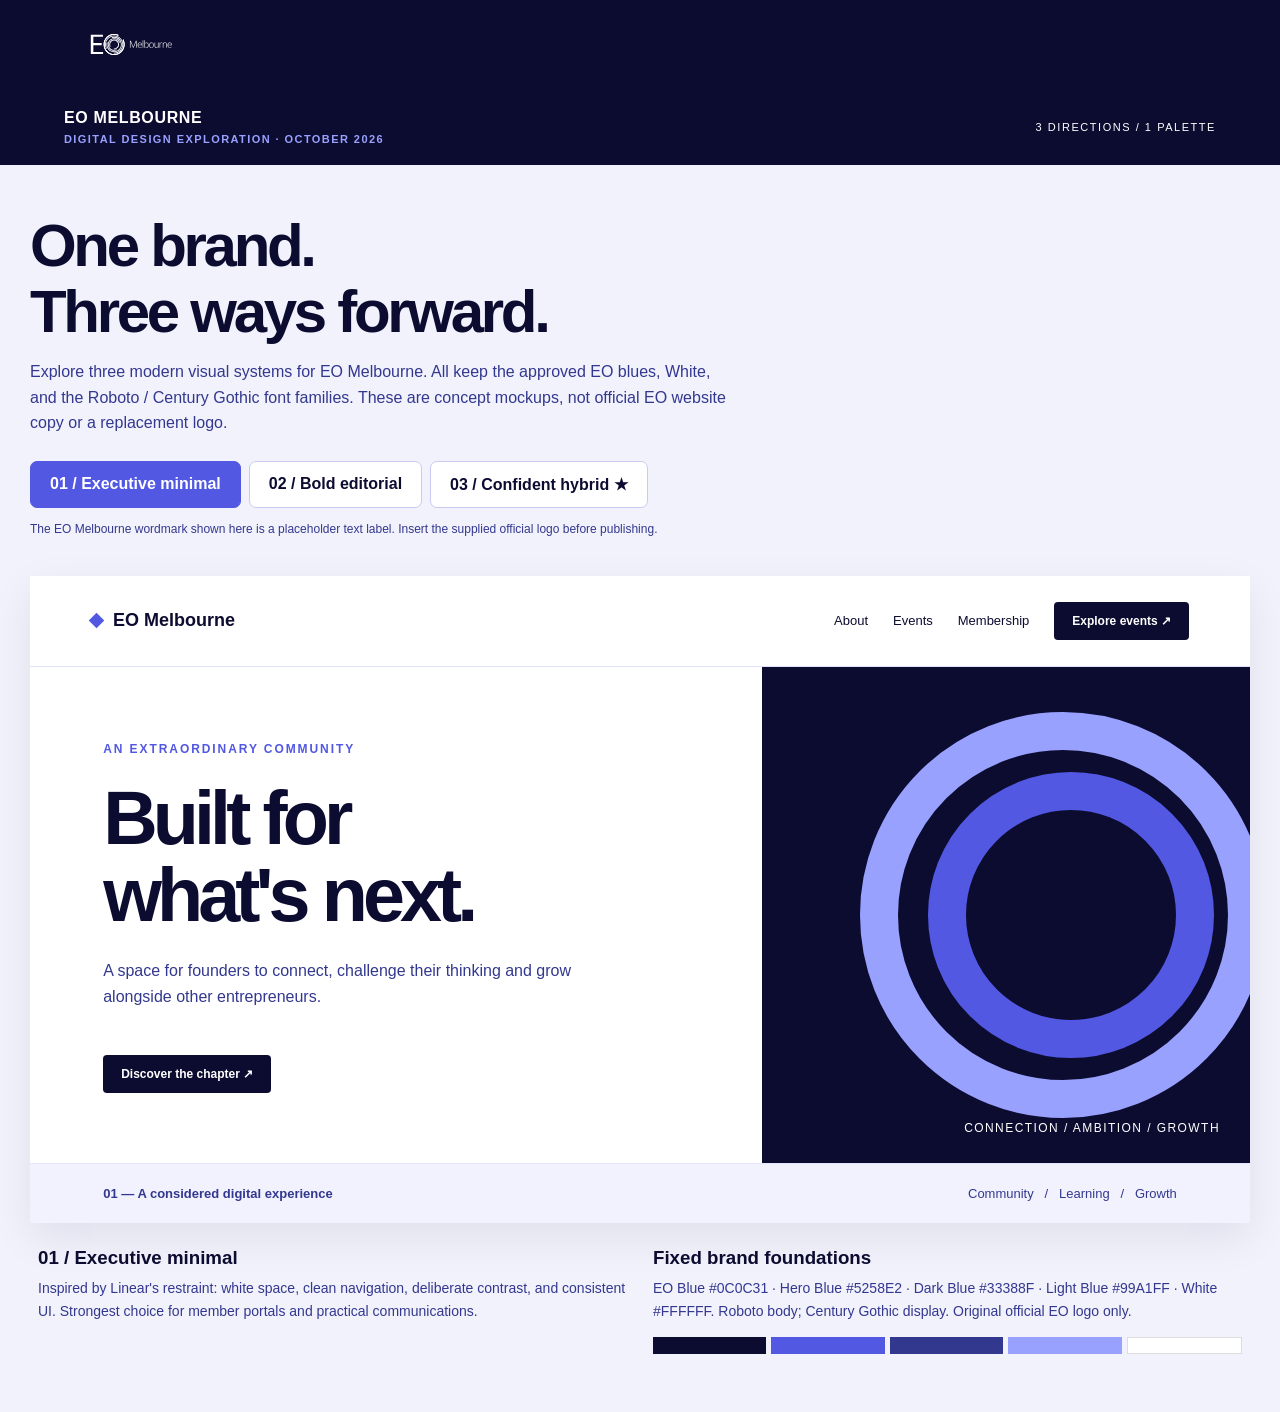
<file: index.html>
<!doctype html>
<html lang="en-AU"><head><meta charset="utf-8"><meta name="viewport" content="width=device-width,initial-scale=1"><title>EO Melbourne — Design Directions</title>
<style>
:root{--navy:#0C0C31;--hero:#5258E2;--mid:#33388F;--light:#99A1FF;--white:#FFFFFF}*{box-sizing:border-box}html{scroll-behavior:smooth}body{margin:0;background:#f2f2fc;color:var(--navy);font-family:Roboto,Arial,sans-serif}h1,h2,h3,h4,p{margin-top:0}button{font:inherit;cursor:pointer}a{color:inherit}.topbar{background:var(--navy);color:#fff;padding:20px clamp(20px,5vw,70px);display:flex;align-items:center;justify-content:space-between;gap:18px}.brand{font-family:'Century Gothic',Roboto,sans-serif;font-weight:700;letter-spacing:.04em}.topbar small{display:block;color:var(--light);font-size:11px;margin-top:6px;letter-spacing:.13em;text-transform:uppercase}.intro{max-width:1280px;margin:auto;padding:48px 30px 25px}.intro h1{font-family:'Century Gothic',Roboto,sans-serif;font-size:clamp(34px,5vw,60px);line-height:1.1;letter-spacing:-.055em;margin-bottom:14px}.intro p{max-width:710px;line-height:1.6;color:var(--mid)}.tabs{display:flex;gap:8px;flex-wrap:wrap;margin:25px 0 12px}.tab{background:#fff;color:var(--navy);border:1px solid #c9caf0;border-radius:7px;padding:13px 19px;font-weight:700}.tab[aria-selected=true]{background:var(--hero);border-color:var(--hero);color:#fff}.note{font-size:12px;color:var(--mid)}.stage{max-width:1280px;margin:auto;padding:0 30px 50px}.design{display:none;background:#fff;min-height:620px;box-shadow:0 15px 40px #0c0c3114;overflow:hidden}.design.active{display:block}.screen-nav{padding:26px clamp(23px,5%,70px);display:flex;justify-content:space-between;align-items:center;gap:18px}.mark{font-family:'Century Gothic',Roboto,sans-serif;font-weight:700;font-size:18px}.mark::before{content:'';display:inline-block;width:11px;height:11px;background:var(--hero);margin-right:11px;transform:rotate(45deg)}.navlinks{display:flex;gap:25px;align-items:center;font-size:13px}.pill{padding:12px 18px;font-size:12px;font-weight:700;text-decoration:none;display:inline-block}.tag{font-size:12px;text-transform:uppercase;letter-spacing:.16em;font-weight:700}.headline{font-family:'Century Gothic',Roboto,sans-serif;font-weight:700;letter-spacing:-.065em;line-height:1.02}.desc{font-size:16px;line-height:1.65}.caption{font-size:11px;text-transform:uppercase;letter-spacing:.14em}.footstrip{display:flex;align-items:center;justify-content:space-between;gap:18px;padding:22px 6%;font-size:13px}.motif{width:100%;height:100%;position:relative;overflow:hidden}.motif span{position:absolute;display:block;border-radius:50%;border:clamp(20px,4vw,48px) solid var(--light)}.detail{padding:24px 8px 8px;display:grid;grid-template-columns:1fr 1fr;gap:26px}.detail h3{font-family:'Century Gothic',Roboto,sans-serif;margin-bottom:8px}.detail p{font-size:14px;line-height:1.65;color:var(--mid)}.swatches{display:flex;gap:5px;margin-top:10px}.swatches i{display:block;height:17px;flex:1}.swatches i:nth-child(1){background:var(--navy)}.swatches i:nth-child(2){background:var(--hero)}.swatches i:nth-child(3){background:var(--mid)}.swatches i:nth-child(4){background:var(--light)}.swatches i:nth-child(5){background:var(--white);border:1px solid #ddd}
/* Direction one */.executive{background:#fff}.executive .screen-nav{border-bottom:1px solid #e0e1fa}.executive .pill{background:var(--navy);color:white;border-radius:4px}.executive .hero-content{display:grid;grid-template-columns:60% 40%;min-height:465px}.executive .copy{padding:75px 9% 70px 10%}.executive .tag{color:var(--hero)}.executive .headline{font-size:clamp(45px,5.9vw,86px);margin:24px 0}.executive .desc{color:var(--mid);max-width:470px}.executive .copy .pill{margin-top:28px}.executive .art{background:var(--navy);position:relative;overflow:hidden}.executive .art:before,.executive .art:after{content:'';position:absolute;border:38px solid var(--light);width:330px;height:330px;border-radius:50%;top:45px;left:20%}.executive .art:after{border-color:var(--hero);width:210px;height:210px;top:105px;left:34%}.executive .art .corner{position:absolute;bottom:28px;right:30px;color:#fff;font-size:12px;letter-spacing:.12em}.executive .footstrip{background:#f2f2ff;border-top:1px solid #e5e5fc;color:var(--mid)}
/* Direction two */.bold{background:var(--navy);color:white}.bold .screen-nav{border-bottom:1px solid #33388F}.bold .mark::before{background:var(--light)}.bold .pill{background:var(--light);color:var(--navy);border-radius:0}.bold .hero-content{position:relative;min-height:500px;padding:53px 7% 45px;overflow:hidden}.bold .tag{color:var(--light)}.bold .headline{position:relative;z-index:2;font-size:clamp(63px,10vw,142px);max-width:980px;text-transform:uppercase;margin:35px 0 26px;letter-spacing:-.08em}.bold .headline em{color:var(--light);font-style:normal}.bold .base{position:relative;z-index:2;display:flex;align-items:end;justify-content:space-between;gap:25px}.bold .desc{max-width:400px;color:#e0e1ff}.bold .rings{width:500px;height:500px;border:80px solid var(--hero);border-radius:50%;position:absolute;right:-140px;top:55px;opacity:.65}.bold .rings:after{content:'';position:absolute;width:210px;height:210px;border:45px solid var(--light);border-radius:50%;top:65px;left:65px}.bold .footstrip{background:var(--hero);color:#fff}
/* Direction three */.hybrid{background:#fff}.hybrid .screen-nav{background:var(--navy);color:#fff}.hybrid .mark::before{background:var(--light)}.hybrid .pill{background:var(--hero);color:#fff;border-radius:5px}.hybrid .hero-content{padding:56px 6% 0;background:linear-gradient(135deg,#fff 0%,#fff 64%,#f1f1ff 64%,#f1f1ff 100%)}.hybrid .tag{color:var(--hero)}.hybrid .headline{font-size:clamp(49px,7.3vw,105px);max-width:950px;margin:23px 0 25px}.hybrid .headline span{color:var(--hero)}.hybrid .hero-bottom{display:flex;gap:55px;align-items:center;justify-content:space-between;margin:40px 0 65px}.hybrid .desc{max-width:470px;color:var(--mid)}.hybrid .feature{background:var(--hero);color:#fff;width:310px;min-height:170px;padding:28px;display:flex;flex-direction:column;justify-content:space-between;box-shadow:15px 15px 0 var(--light)}.hybrid .feature strong{font-family:'Century Gothic',Roboto,sans-serif;font-size:23px;line-height:1.2}.hybrid .feature small{letter-spacing:.12em;text-transform:uppercase}.hybrid .footstrip{background:var(--navy);color:#fff}.recommend{background:var(--navy);color:#fff;border-radius:4px;display:inline-block;font-size:10px;padding:5px 8px;margin-left:8px;letter-spacing:.06em}
@media(max-width:740px){.topbar{align-items:flex-start}.navlinks{gap:12px}.navlinks span{display:none}.detail{grid-template-columns:1fr}.executive .hero-content{grid-template-columns:1fr}.executive .copy{padding:45px 7%}.executive .art{height:210px}.bold .hero-content{padding:45px 7%}.bold .headline{font-size:clamp(45px,10vw,75px)}.bold .base{align-items:start;flex-direction:column}.bold .rings{right:-370px}.hybrid .hero-bottom{align-items:start;flex-direction:column}.hybrid .feature{max-width:calc(100% - 15px)}.footstrip{align-items:start;flex-direction:column}}
</style></head><body><div style="background:#0C0C31;padding:12px 5%;"><img src="../assets/logos/horizontal-white.svg" alt="EO Melbourne" style="display:block;width:175px;max-height:65px;object-fit:contain;object-position:left"></div><header class="topbar"><div class="brand">EO MELBOURNE<small>Digital design exploration · October 2026</small></div><span class="caption">3 directions / 1 palette</span></header>
<div class="intro"><h1>One brand.<br>Three ways forward.</h1><p>Explore three modern visual systems for EO Melbourne. All keep the approved EO blues, White, and the Roboto / Century Gothic font families. These are concept mockups, not official EO website copy or a replacement logo.</p><div class="tabs" role="tablist" aria-label="Design directions"><button class="tab" role="tab" aria-selected="true" aria-controls="direction-a" id="tab-a" data-design="direction-a">01 / Executive minimal</button><button class="tab" role="tab" aria-selected="false" aria-controls="direction-b" id="tab-b" data-design="direction-b">02 / Bold editorial</button><button class="tab" role="tab" aria-selected="false" aria-controls="direction-c" id="tab-c" data-design="direction-c">03 / Confident hybrid ★</button></div><p class="note">The EO Melbourne wordmark shown here is a placeholder text label. Insert the supplied official logo before publishing.</p></div>
<main class="stage"><section id="direction-a" class="design executive active" role="tabpanel" aria-labelledby="tab-a"><nav class="screen-nav"><div class="mark">EO Melbourne</div><div class="navlinks"><span>About</span><span>Events</span><span>Membership</span><a class="pill" href="#direction-a">Explore events ↗</a></div></nav><div class="hero-content"><div class="copy"><div class="tag">An extraordinary community</div><h2 class="headline">Built for<br>what's next.</h2><p class="desc">A space for founders to connect, challenge their thinking and grow alongside other entrepreneurs.</p><a class="pill" href="#direction-a">Discover the chapter ↗</a></div><div class="art"><span class="corner">CONNECTION / AMBITION / GROWTH</span></div></div><div class="footstrip"><b>01 — A considered digital experience</b><span>Community &nbsp; / &nbsp; Learning &nbsp; / &nbsp; Growth</span></div></section>
<section id="direction-b" class="design bold" role="tabpanel" aria-labelledby="tab-b"><nav class="screen-nav"><div class="mark">EO Melbourne</div><div class="navlinks"><span>Experience</span><span>Our people</span><span>Events</span><a class="pill" href="#direction-b">What's on ↗</a></div></nav><div class="hero-content"><div class="tag">Entrepreneurs' Organisation / Melbourne</div><div class="rings"></div><h2 class="headline">THINK BIG.<br><em>BE BOLD.</em></h2><div class="base"><p class="desc">Big conversations. Unexpected connections. The courage to build what comes next.</p><a class="pill" href="#direction-b">Explore the experience ↗</a></div></div><div class="footstrip"><b>02 — Made to make an impression</b><span>EVENTS / CAMPAIGNS / MOMENTS</span></div></section>
<section id="direction-c" class="design hybrid" role="tabpanel" aria-labelledby="tab-c"><nav class="screen-nav"><div class="mark">EO Melbourne</div><div class="navlinks"><span>Our community</span><span>What's on</span><span>Get involved</span><a class="pill" href="#direction-c">See upcoming events ↗</a></div></nav><div class="hero-content"><div class="tag">EO Melbourne / Better together</div><h2 class="headline">Go further.<br><span>Together.</span></h2><div class="hero-bottom"><div><p class="desc">For entrepreneurs who want to challenge what's possible, learn from each other and create meaningful momentum.</p><a class="pill" href="#direction-c">Explore EO Melbourne ↗</a></div><div class="feature"><small>Featured / Chapter life</small><strong>A community that moves you forward ↗</strong></div></div></div><div class="footstrip"><b>03 — Contemporary, human, unmistakably EO</b><span>PEOPLE &nbsp; / &nbsp; POSSIBILITY &nbsp; / &nbsp; PROGRESS</span></div></section>
<div class="detail"><div><h3 id="direction-title">01 / Executive minimal</h3><p id="direction-description">Inspired by Linear's restraint: white space, clean navigation, deliberate contrast, and consistent UI. Strongest choice for member portals and practical communications.</p></div><div><h3>Fixed brand foundations</h3><p>EO Blue #0C0C31 · Hero Blue #5258E2 · Dark Blue #33388F · Light Blue #99A1FF · White #FFFFFF. Roboto body; Century Gothic display. Original official EO logo only.</p><div class="swatches"><i></i><i></i><i></i><i></i><i></i></div></div></div></main>
<script>const tabs=[...document.querySelectorAll('.tab')],panels=[...document.querySelectorAll('.design')],meta=[['01 / Executive minimal',"Inspired by Linear's restraint: white space, clean navigation, deliberate contrast, and consistent UI. Strongest choice for member portals and practical communications."],['02 / Bold editorial','Inspired by campaign-led editorial design: oversized headlines, high contrast and striking blue-on-blue geometry. Strongest for flagship events and EO anniversary campaigns.'],['03 / Confident hybrid','Recommended direction: the clarity of a premium digital product with the presence of a bold editorial campaign. Scales from everyday member emails to major chapter events.']];function select(i){tabs.forEach((t,j)=>{let a=i===j;t.setAttribute('aria-selected',String(a));t.tabIndex=a?0:-1});panels.forEach((p,j)=>p.classList.toggle('active',i===j));document.getElementById('direction-title').textContent=meta[i][0];document.getElementById('direction-description').textContent=meta[i][1]}tabs.forEach((tab,i)=>{tab.addEventListener('click',()=>select(i));tab.addEventListener('keydown',e=>{if(e.key==='ArrowRight'||e.key==='ArrowLeft'){e.preventDefault();let next=(i+(e.key==='ArrowRight'?1:-1)+3)%3;select(next);tabs[next].focus()}})})</script></body></html>
</file>
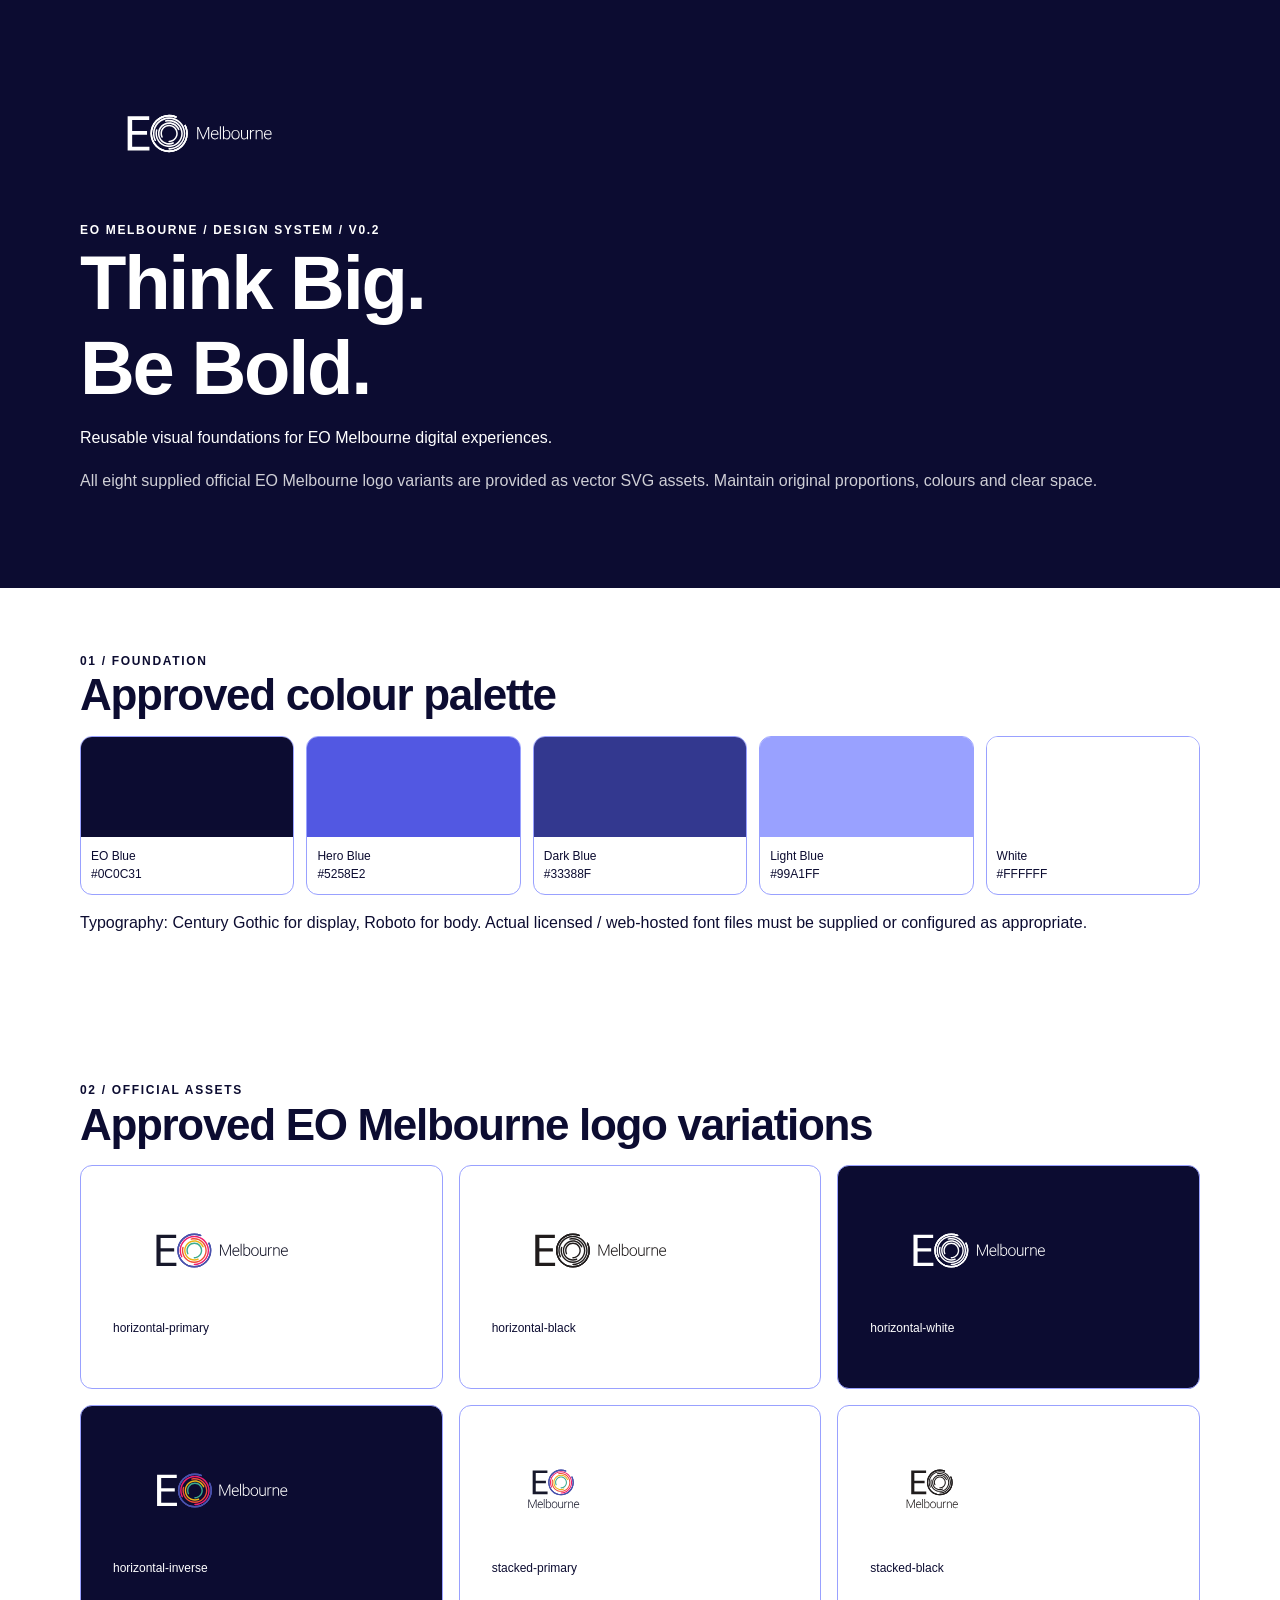
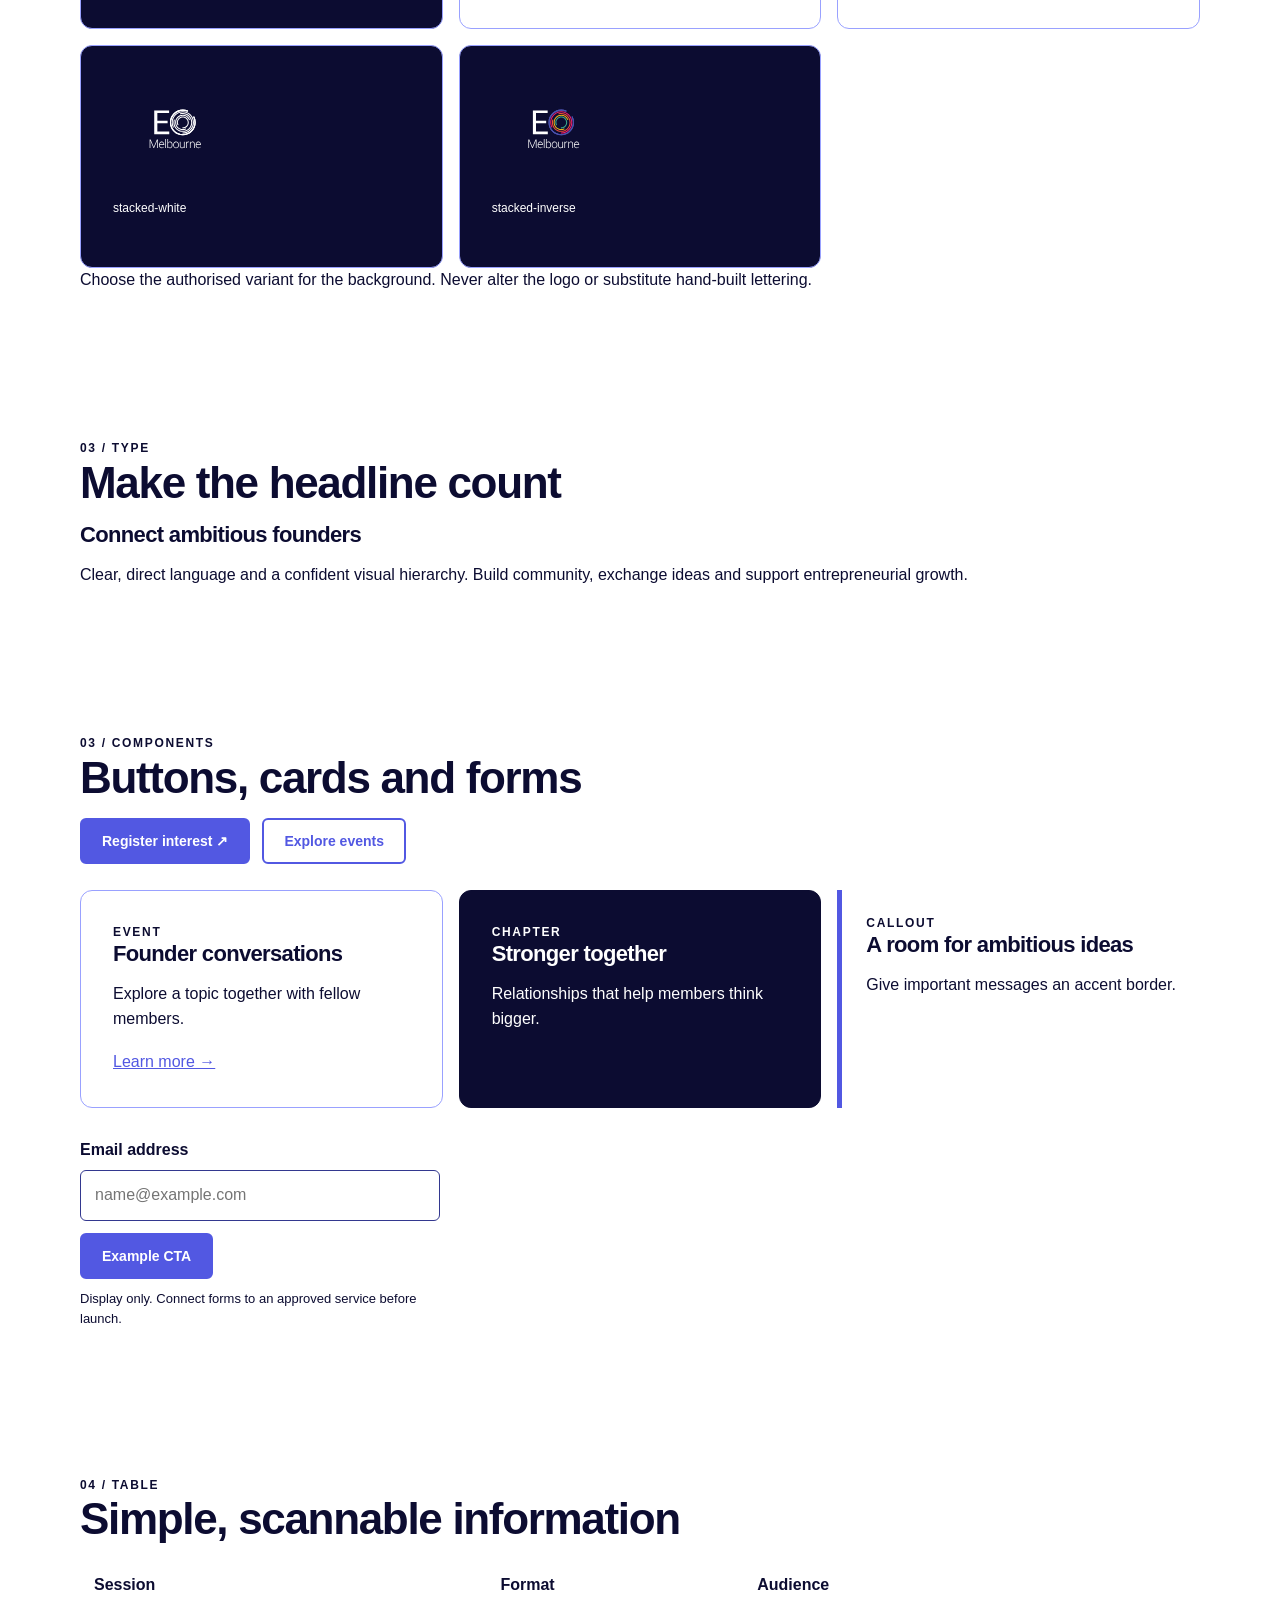
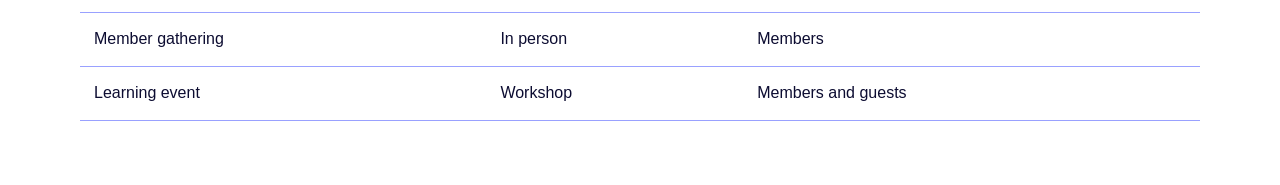
<file: design.html>
<!doctype html><html lang="en-AU"><head><meta charset="utf-8"><meta name="viewport" content="width=device-width,initial-scale=1"><title>EO Melbourne | Design system</title><link rel="stylesheet" href="tokens.css"><style>
.hero{background:var(--eo-blue);color:var(--white);padding:76px 0}.section{padding:64px 0}.swatches{display:grid;grid-template-columns:repeat(5,1fr);gap:12px}.swatch{border:1px solid var(--light-blue);border-radius:12px;overflow:hidden}.swatch .color{height:100px}.swatch p{font-size:12px;padding:10px;margin:0}.sample{display:flex;gap:12px;flex-wrap:wrap;align-items:center}.meta{opacity:.8}.table{border-collapse:collapse;width:100%}.table th,.table td{padding:14px;text-align:left;border-bottom:1px solid var(--light-blue)}.input-wrap{max-width:360px}@media(max-width:700px){.swatches{grid-template-columns:repeat(2,1fr)}}
</style></head><body><header class="hero"><div class="container"><img src="assets/logos/horizontal-white.svg" alt="EO Melbourne official logo" style="width:240px;max-width:70%;display:block;margin-bottom:30px"><div class="eyebrow">EO Melbourne / Design system / v0.2</div><h1>Think Big.<br>Be Bold.</h1><p>Reusable visual foundations for EO Melbourne digital experiences.</p><p class="meta">All eight supplied official EO Melbourne logo variants are provided as vector SVG assets. Maintain original proportions, colours and clear space.</p></div></header>
<main class="container"><section class="section"><div class="eyebrow">01 / Foundation</div><h2>Approved colour palette</h2><div class="swatches"><div class="swatch"><div class="color" style="background:#0C0C31"></div><p>EO Blue<br>#0C0C31</p></div><div class="swatch"><div class="color" style="background:#5258E2"></div><p>Hero Blue<br>#5258E2</p></div><div class="swatch"><div class="color" style="background:#33388F"></div><p>Dark Blue<br>#33388F</p></div><div class="swatch"><div class="color" style="background:#99A1FF"></div><p>Light Blue<br>#99A1FF</p></div><div class="swatch"><div class="color" style="background:#FFFFFF"></div><p>White<br>#FFFFFF</p></div></div><p style="margin-top:16px">Typography: Century Gothic for display, Roboto for body. Actual licensed / web-hosted font files must be supplied or configured as appropriate.</p></section>
<section class="section"><div class="eyebrow">02 / Official assets</div><h2>Approved EO Melbourne logo variations</h2><div class="grid"><article class="card" style="background:#FFFFFF;border:1px solid #99A1FF;min-height:160px;display:flex;flex-direction:column;justify-content:center;gap:16px"><img src="assets/logos/horizontal-primary.svg" alt="horizontal-primary logo" style="display:block;width:100%;max-width:250px;max-height:105px;object-fit:contain;object-position:left center"><p style="color:#0C0C31;font-size:12px">horizontal-primary</p></article><article class="card" style="background:#FFFFFF;border:1px solid #99A1FF;min-height:160px;display:flex;flex-direction:column;justify-content:center;gap:16px"><img src="assets/logos/horizontal-black.svg" alt="horizontal-black logo" style="display:block;width:100%;max-width:250px;max-height:105px;object-fit:contain;object-position:left center"><p style="color:#0C0C31;font-size:12px">horizontal-black</p></article><article class="card" style="background:#0C0C31;border:1px solid #99A1FF;min-height:160px;display:flex;flex-direction:column;justify-content:center;gap:16px"><img src="assets/logos/horizontal-white.svg" alt="horizontal-white logo" style="display:block;width:100%;max-width:250px;max-height:105px;object-fit:contain;object-position:left center"><p style="color:#FFFFFF;font-size:12px">horizontal-white</p></article><article class="card" style="background:#0C0C31;border:1px solid #99A1FF;min-height:160px;display:flex;flex-direction:column;justify-content:center;gap:16px"><img src="assets/logos/horizontal-inverse.svg" alt="horizontal-inverse logo" style="display:block;width:100%;max-width:250px;max-height:105px;object-fit:contain;object-position:left center"><p style="color:#FFFFFF;font-size:12px">horizontal-inverse</p></article><article class="card" style="background:#FFFFFF;border:1px solid #99A1FF;min-height:160px;display:flex;flex-direction:column;justify-content:center;gap:16px"><img src="assets/logos/stacked-primary.svg" alt="stacked-primary logo" style="display:block;width:100%;max-width:250px;max-height:105px;object-fit:contain;object-position:left center"><p style="color:#0C0C31;font-size:12px">stacked-primary</p></article><article class="card" style="background:#FFFFFF;border:1px solid #99A1FF;min-height:160px;display:flex;flex-direction:column;justify-content:center;gap:16px"><img src="assets/logos/stacked-black.svg" alt="stacked-black logo" style="display:block;width:100%;max-width:250px;max-height:105px;object-fit:contain;object-position:left center"><p style="color:#0C0C31;font-size:12px">stacked-black</p></article><article class="card" style="background:#0C0C31;border:1px solid #99A1FF;min-height:160px;display:flex;flex-direction:column;justify-content:center;gap:16px"><img src="assets/logos/stacked-white.svg" alt="stacked-white logo" style="display:block;width:100%;max-width:250px;max-height:105px;object-fit:contain;object-position:left center"><p style="color:#FFFFFF;font-size:12px">stacked-white</p></article><article class="card" style="background:#0C0C31;border:1px solid #99A1FF;min-height:160px;display:flex;flex-direction:column;justify-content:center;gap:16px"><img src="assets/logos/stacked-inverse.svg" alt="stacked-inverse logo" style="display:block;width:100%;max-width:250px;max-height:105px;object-fit:contain;object-position:left center"><p style="color:#FFFFFF;font-size:12px">stacked-inverse</p></article></div><p>Choose the authorised variant for the background. Never alter the logo or substitute hand-built lettering.</p></section><section class="section"><div class="eyebrow">03 / Type</div><h2>Make the headline count</h2><h3>Connect ambitious founders</h3><p>Clear, direct language and a confident visual hierarchy. Build community, exchange ideas and support entrepreneurial growth.</p></section>
<section class="section"><div class="eyebrow">03 / Components</div><h2>Buttons, cards and forms</h2><div class="sample"><a class="btn" href="#cards">Register interest ↗</a><a class="btn secondary" href="#cards">Explore events</a></div><div id="cards" class="grid" style="margin-top:26px"><article class="card"><div class="eyebrow">Event</div><h3>Founder conversations</h3><p>Explore a topic together with fellow members.</p><a href="#form">Learn more →</a></article><article class="card dark"><div class="eyebrow">Chapter</div><h3>Stronger together</h3><p>Relationships that help members think bigger.</p></article><div class="callout"><div class="eyebrow">Callout</div><h3>A room for ambitious ideas</h3><p>Give important messages an accent border.</p></div></div><div class="input-wrap" id="form" style="margin-top:30px"><label for="email"><strong>Email address</strong></label><input class="field" id="email" type="email" placeholder="name@example.com" style="margin:8px 0 12px"><button class="btn" type="button">Example CTA</button><p style="font-size:13px;margin-top:10px">Display only. Connect forms to an approved service before launch.</p></div></section>
<section class="section"><div class="eyebrow">04 / Table</div><h2>Simple, scannable information</h2><table class="table"><thead><tr><th>Session</th><th>Format</th><th>Audience</th></tr></thead><tbody><tr><td>Member gathering</td><td>In person</td><td>Members</td></tr><tr><td>Learning event</td><td>Workshop</td><td>Members and guests</td></tr></tbody></table></section></main></body></html>
</file>
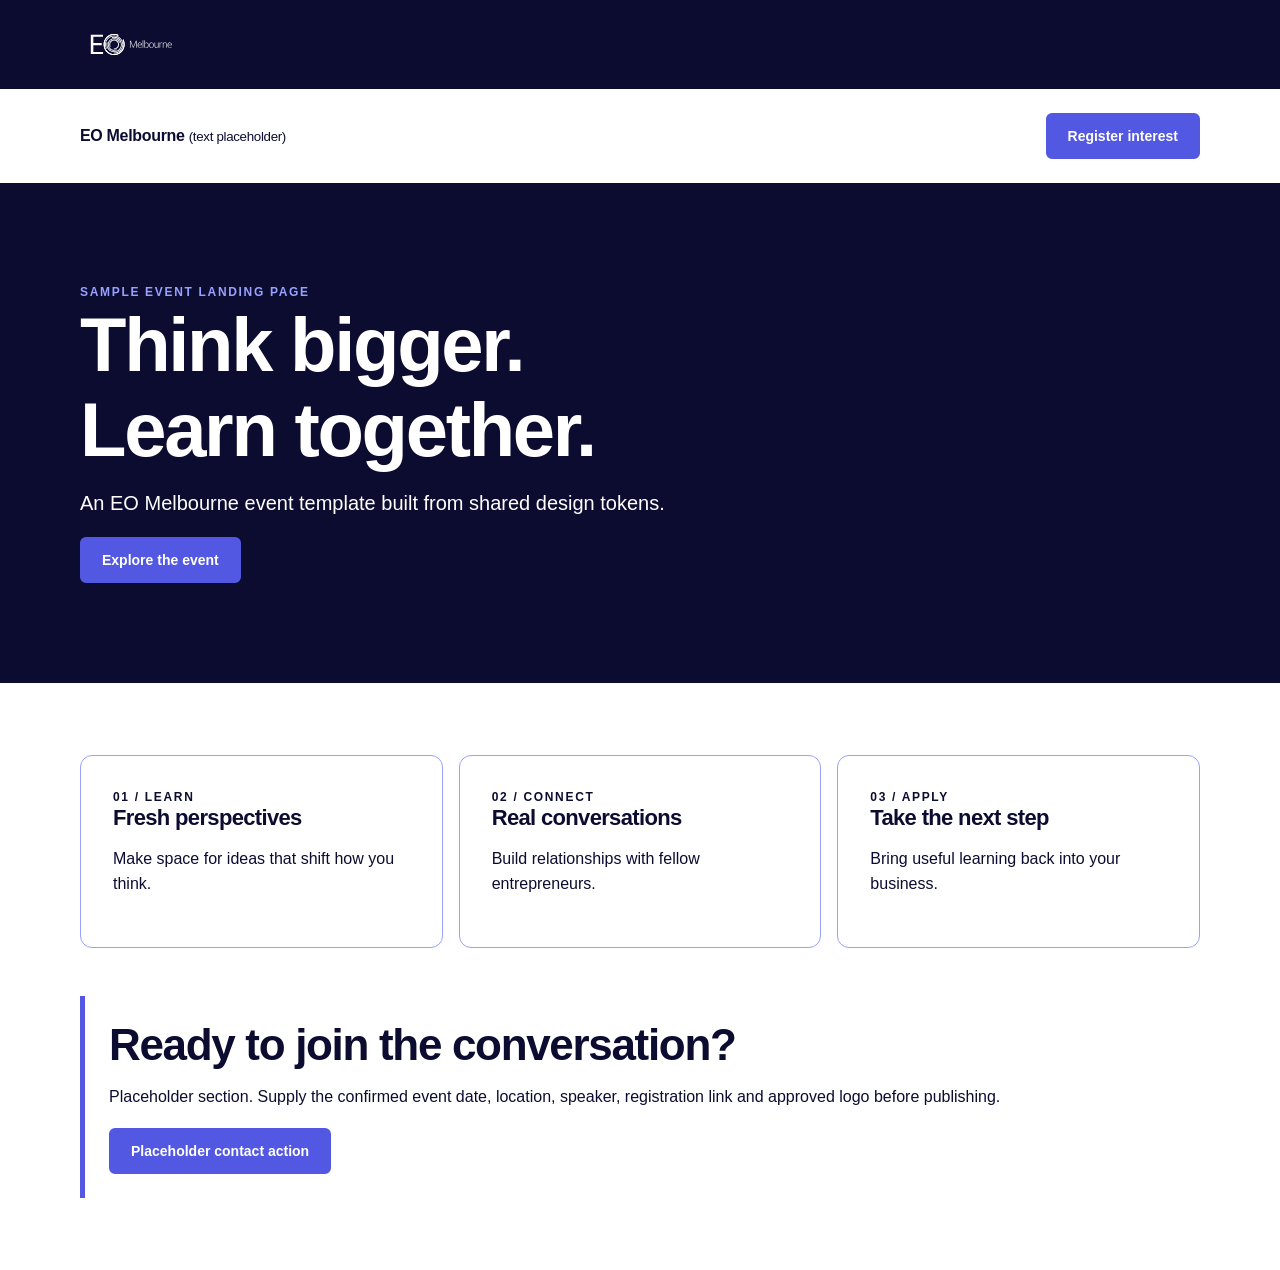
<file: event-landing.html>
<!doctype html><html lang="en-AU"><head><meta charset="utf-8"><meta name="viewport" content="width=device-width,initial-scale=1"><title>EO Melbourne | Event example</title><link rel="stylesheet" href="../tokens.css"></head><body><div style="background:#0C0C31;padding:12px 5%;"><img src="../assets/logos/horizontal-white.svg" alt="EO Melbourne" style="display:block;width:175px;max-height:65px;object-fit:contain;object-position:left"></div><header class="container nav"><span class="brandname">EO Melbourne <small style="font-weight:400">(text placeholder)</small></span><a href="#register" class="btn">Register interest</a></header><section style="background:var(--eo-blue);color:var(--white);padding:100px 0"><div class="container"><div class="eyebrow" style="color:var(--light-blue)">Sample event landing page</div><h1>Think bigger.<br>Learn together.</h1><p style="font-size:20px;max-width:600px">An EO Melbourne event template built from shared design tokens.</p><a href="#register" class="btn">Explore the event</a></div></section><main class="container" style="padding:72px 0"><div class="grid"><article class="card"><div class="eyebrow">01 / Learn</div><h3>Fresh perspectives</h3><p>Make space for ideas that shift how you think.</p></article><article class="card"><div class="eyebrow">02 / Connect</div><h3>Real conversations</h3><p>Build relationships with fellow entrepreneurs.</p></article><article class="card"><div class="eyebrow">03 / Apply</div><h3>Take the next step</h3><p>Bring useful learning back into your business.</p></article></div><div id="register" class="callout" style="margin-top:48px"><h2>Ready to join the conversation?</h2><p>Placeholder section. Supply the confirmed event date, location, speaker, registration link and approved logo before publishing.</p><a href="mailto:replace-with-approved-address@example.org" class="btn">Placeholder contact action</a></div></main></body></html>
</file>
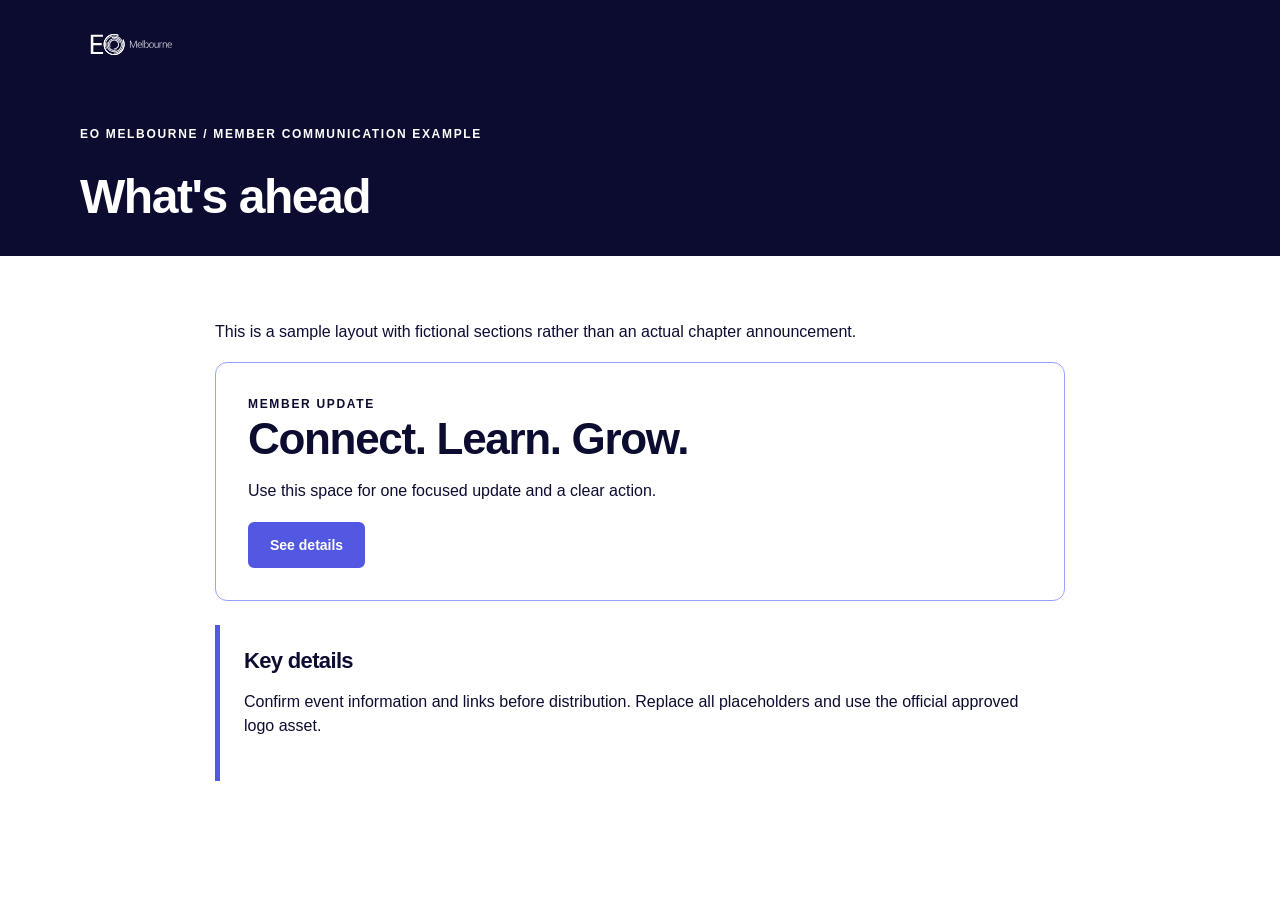
<file: member-update.html>
<!doctype html><html lang="en-AU"><head><meta charset="utf-8"><meta name="viewport" content="width=device-width,initial-scale=1"><title>EO Melbourne | Member update example</title><link rel="stylesheet" href="../tokens.css"></head><body><div style="background:#0C0C31;padding:12px 5%;"><img src="../assets/logos/horizontal-white.svg" alt="EO Melbourne" style="display:block;width:175px;max-height:65px;object-fit:contain;object-position:left"></div><header style="background:var(--eo-blue);color:var(--white);padding:32px 0"><div class="container"><span class="eyebrow">EO Melbourne / Member communication example</span><h1 style="font-size:48px;margin:24px 0 0">What's ahead</h1></div></header><main class="container" style="padding:64px 0;max-width:850px"><p>This is a sample layout with fictional sections rather than an actual chapter announcement.</p><div class="card"><div class="eyebrow">Member update</div><h2>Connect. Learn. Grow.</h2><p>Use this space for one focused update and a clear action.</p><a class="btn" href="#details">See details</a></div><div class="callout" id="details" style="margin-top:24px"><h3>Key details</h3><p>Confirm event information and links before distribution. Replace all placeholders and use the official approved logo asset.</p></div></main></body></html>
</file>
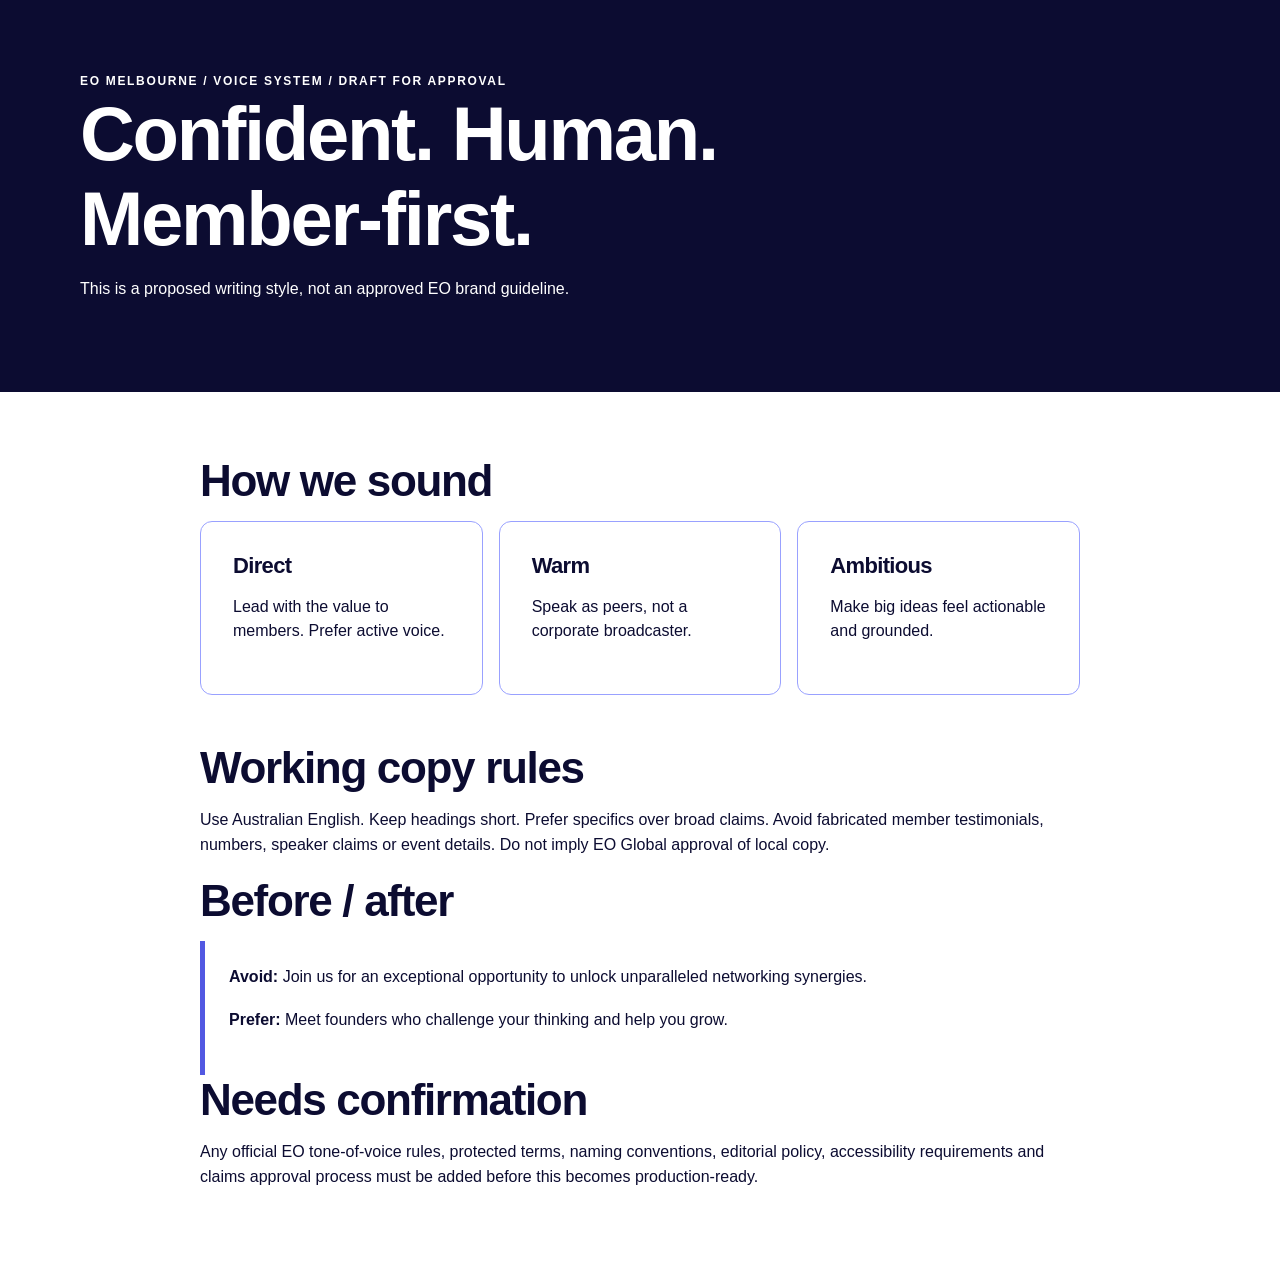
<file: voice.html>
<!doctype html><html lang="en-AU"><head><meta charset="utf-8"><meta name="viewport" content="width=device-width,initial-scale=1"><title>EO Melbourne | Voice</title><link rel="stylesheet" href="tokens.css"></head><body><header style="background:var(--eo-blue);color:white;padding:72px 0"><div class="container"><div class="eyebrow">EO Melbourne / Voice system / Draft for approval</div><h1>Confident. Human.<br>Member-first.</h1><p>This is a proposed writing style, not an approved EO brand guideline.</p></div></header><main class="container" style="padding:64px 0;max-width:880px"><h2>How we sound</h2><div class="grid" style="grid-template-columns:repeat(auto-fit,minmax(220px,1fr))"><section class="card"><h3>Direct</h3><p>Lead with the value to members. Prefer active voice.</p></section><section class="card"><h3>Warm</h3><p>Speak as peers, not a corporate broadcaster.</p></section><section class="card"><h3>Ambitious</h3><p>Make big ideas feel actionable and grounded.</p></section></div><section style="padding-top:48px"><h2>Working copy rules</h2><p>Use Australian English. Keep headings short. Prefer specifics over broad claims. Avoid fabricated member testimonials, numbers, speaker claims or event details. Do not imply EO Global approval of local copy.</p><h2>Before / after</h2><div class="callout"><p><strong>Avoid:</strong> Join us for an exceptional opportunity to unlock unparalleled networking synergies.</p><p><strong>Prefer:</strong> Meet founders who challenge your thinking and help you grow.</p></div><h2>Needs confirmation</h2><p>Any official EO tone-of-voice rules, protected terms, naming conventions, editorial policy, accessibility requirements and claims approval process must be added before this becomes production-ready.</p></section></main></body></html>
</file>
<file: tokens.css>
/* EO Melbourne starter tokens: approved palette only. */
:root {
  --eo-blue: #0C0C31;
  --hero-blue: #5258E2;
  --dark-blue: #33388F;
  --light-blue: #99A1FF;
  --white: #FFFFFF;
  --bg: var(--white);
  --ink: var(--eo-blue);
  --accent: var(--hero-blue);
  --surface: var(--white);
  --font-display: 'Century Gothic', 'Roboto', sans-serif;
  --font-body: 'Roboto', 'Century Gothic', sans-serif;
  --space-1: 4px; --space-2: 8px; --space-3: 12px; --space-4: 16px;
  --space-6: 24px; --space-8: 32px; --space-12: 48px; --space-16: 64px;
  --radius-sm: 6px; --radius-md: 12px; --radius-lg: 20px;
  --max-width: 1120px;
}
* { box-sizing: border-box; }
body { margin: 0; background: var(--bg); color: var(--ink); font: 16px/1.55 var(--font-body); }
h1,h2,h3 { font-family: var(--font-display); line-height: 1.12; letter-spacing: -.03em; margin: 0 0 16px; }
h1 { font-size: clamp(40px, 6vw, 76px); } h2 { font-size: clamp(28px, 3.7vw, 44px); } h3 { font-size: 22px; }
p { margin: 0 0 18px; } a { color: var(--hero-blue); }
.container { width: min(calc(100% - 40px), var(--max-width)); margin-inline: auto; }
.eyebrow { font-size: 12px; letter-spacing: .14em; font-weight: 700; text-transform: uppercase; }
.btn { display:inline-flex; align-items:center; justify-content:center; gap:8px; background:var(--accent); color:var(--white); padding:13px 20px; border-radius:var(--radius-sm); border:2px solid var(--accent); text-decoration:none; font:700 14px var(--font-body); cursor:pointer; }
.btn.secondary { background:transparent; color:var(--hero-blue); }
.card { background:var(--white); border:1px solid var(--light-blue); border-radius:var(--radius-md); padding:var(--space-8); }
.card.dark { background:var(--eo-blue); color:var(--white); border-color:var(--eo-blue); }
.callout { border-left:5px solid var(--accent); background:var(--white); padding:var(--space-6); }
.field { display:block; width:100%; border:1px solid var(--dark-blue); border-radius:var(--radius-sm); padding:12px 14px; background:var(--white); color:var(--eo-blue); font:inherit; }
.nav { padding:24px 0; display:flex; justify-content:space-between; align-items:center; gap:24px; }
.brandname { font-weight:800; letter-spacing:-.02em; }
.grid { display:grid; grid-template-columns:repeat(3,minmax(0,1fr)); gap:16px; }
@media(max-width:760px) { .grid { grid-template-columns:1fr; } .nav { flex-wrap:wrap; } }
</file>
